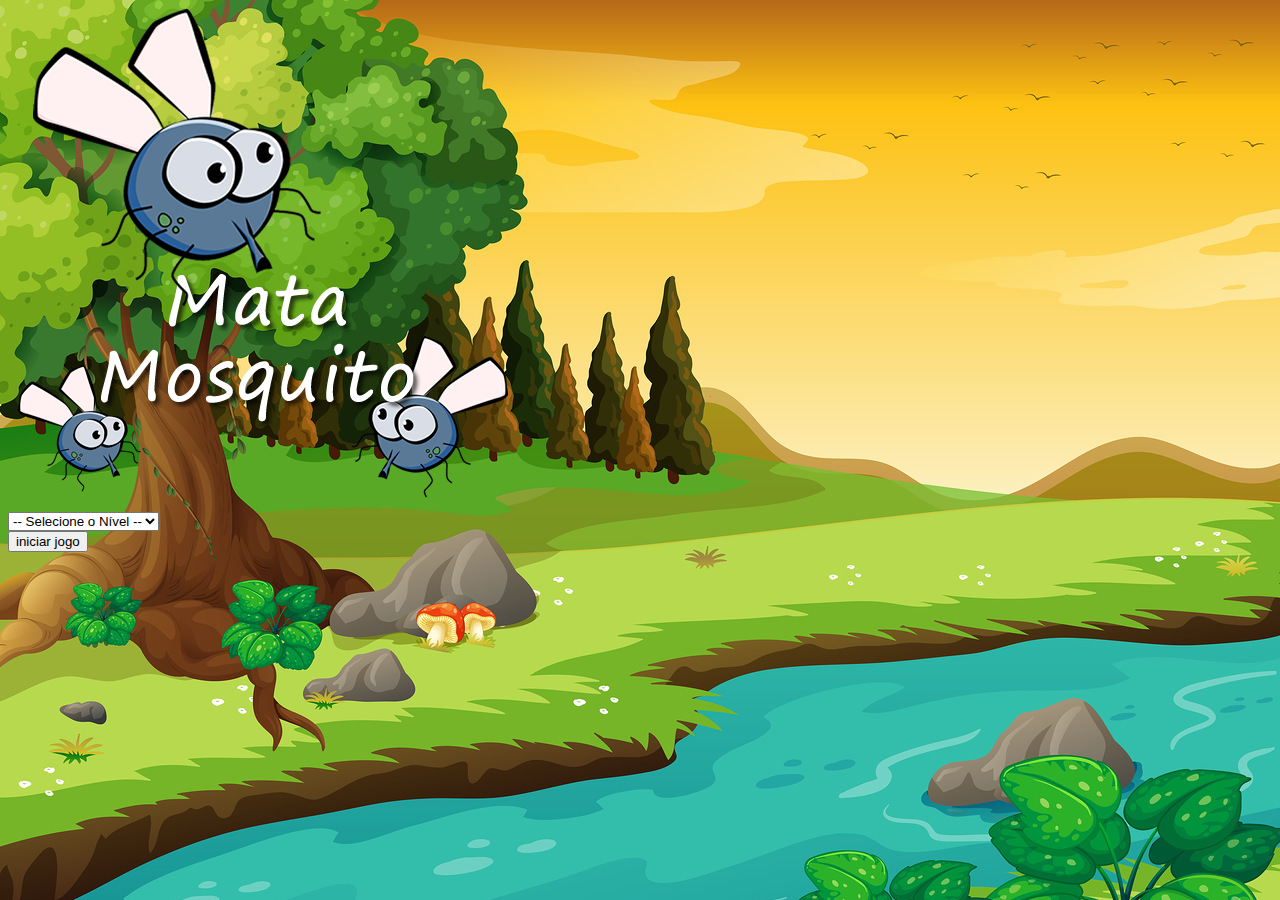
<file: app2/index.html>
<!DOCTYPE html>
<html lang="en">
<head>
    <meta charset="UTF-8">
    <meta name="viewport" content="width=device-width, initial-scale=1.0">
    <title>Document</title>
    <link href="https://cdn.jsdelivr.net/npm/bootstrap@5.0.2/dist/css/bootstrap.min.css" rel="stylesheet" integrity="sha384-EVSTQN3/azprG1Anm3QDgpJLIm9Nao0Yz1ztcQTwFspd3yD65VohhpuuCOmLASjC" crossorigin="anonymous">
    <link rel="stylesheet" href="style.css">
    <script>
        function start(){
            var nivel = document.getElementById('nivel').value
            
            if(nivel === ''){
                alert('Selecione um nível para iniciar o jogo!')
                return false
            }
            window.location.href = "app.html?" + nivel
        }  
    </script>
</head>
<body>
    <div class="container">
        <div class="row">
            <div class="col">
                <div class="d-flex justify-content-center">
                    <img src="imagens/game.png" >
                </div>
            </div>

            <div class="row">
                <div class="col">
                    <div class="d-flex justify-content-center">
                        <div class="mb-2">
                            <select class="form-control" id="nivel">
                                <option value="">-- Selecione o Nível --</option>
                                <option value="normal">Normal</option>
                                <option value="dificil">Dificil</option>
                                <option value="hard">Hard</option>
                            </select>
                        </div>
                    </div>
                </div>
            </div>


            <div class="row">
                <div class="col">
                    <div class="d-flex justify-content-center">
                       <button type="button" class="btn btn-danger btn-lg" onclick="start()">iniciar jogo</button>
                    </div>
                </div>

        </div>
    </div>
</body>
</html>
</file>
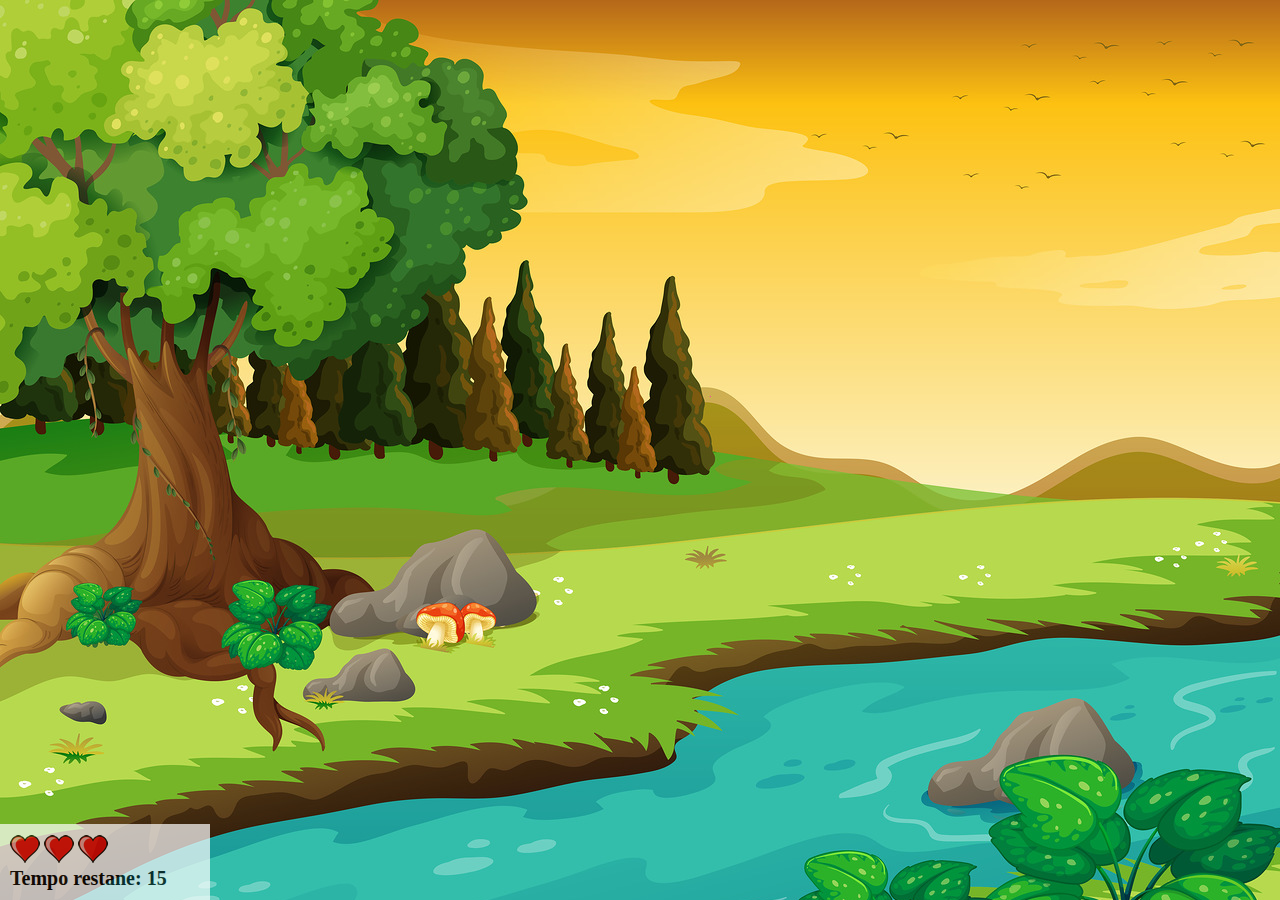
<file: app2/app.html>
<!DOCTYPE html>
    <html lang="en">
    <head>
        <meta charset="UTF-8">
        <meta name="viewport" content="width=device-width, initial-scale=1.0">
        <title>game</title>
        <link rel="stylesheet" href="style.css">
        <script src="jogo.js"></script>
    </head>
    <body onresize="ajustarTamanho()">
        <div class="painel">
            <div class="vidas">
                <img id="v1" src="imagens/coracao_cheio.png">
                <img id="v2" src="imagens/coracao_cheio.png">
                <img id="v3" src="imagens/coracao_cheio.png">
            </div>
            <div class="cronometro">Tempo restane: <span id="timing"></span></div>
        </div>
        <script> 
             document.getElementById('timing').innerHTML = tempo 

            var dropMosca = setInterval(function(){
                positionRandom()
            }, timingMosca)
        </script>
    </body>
</html>
</file>
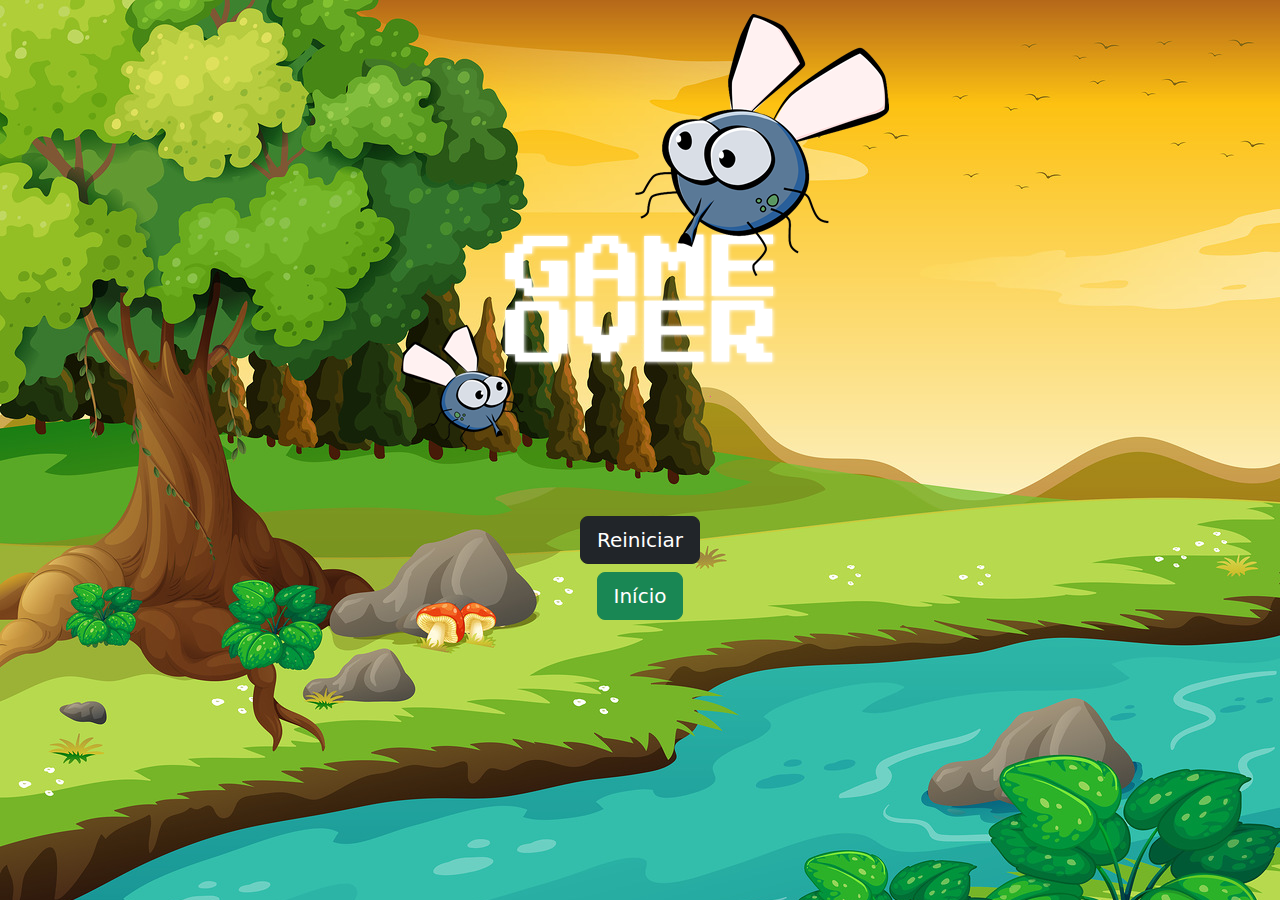
<file: app2/game_over.html>
<!DOCTYPE html>
<html lang="en">
<head>
    <meta charset="UTF-8">
    <meta name="viewport" content="width=device-width, initial-scale=1.0">
    <title>Vitória</title>
    <link href="https://cdn.jsdelivr.net/npm/bootstrap@5.0.2/dist/css/bootstrap.min.css" rel="stylesheet">
    <link rel="stylesheet" href="style.css">
</head>
<body>
    <div class="container">
        <!-- Primeira linha (imagem) -->
        <div class="row">
            <div class="col">
                <div class="d-flex justify-content-center">
                    <img src="imagens/game_over.png" alt="Vitória">
                </div>
            </div>
        </div>

        <!-- Segunda linha (botões) -->
        <div class="row mt-3">
            <div class="col">
                <div class="d-flex justify-content-center flex-column align-items-center gap-2">
                    <button type="button" class="btn btn-dark btn-lg" onclick="window.location.href = 'app.html'">Reiniciar</button>
                    <button type="button" class="btn btn-success btn-lg" onclick="window.location.href = 'index.html'">Início</button>
                </div>
            </div>
        </div>
    </div>
</body>
</html>
</file>
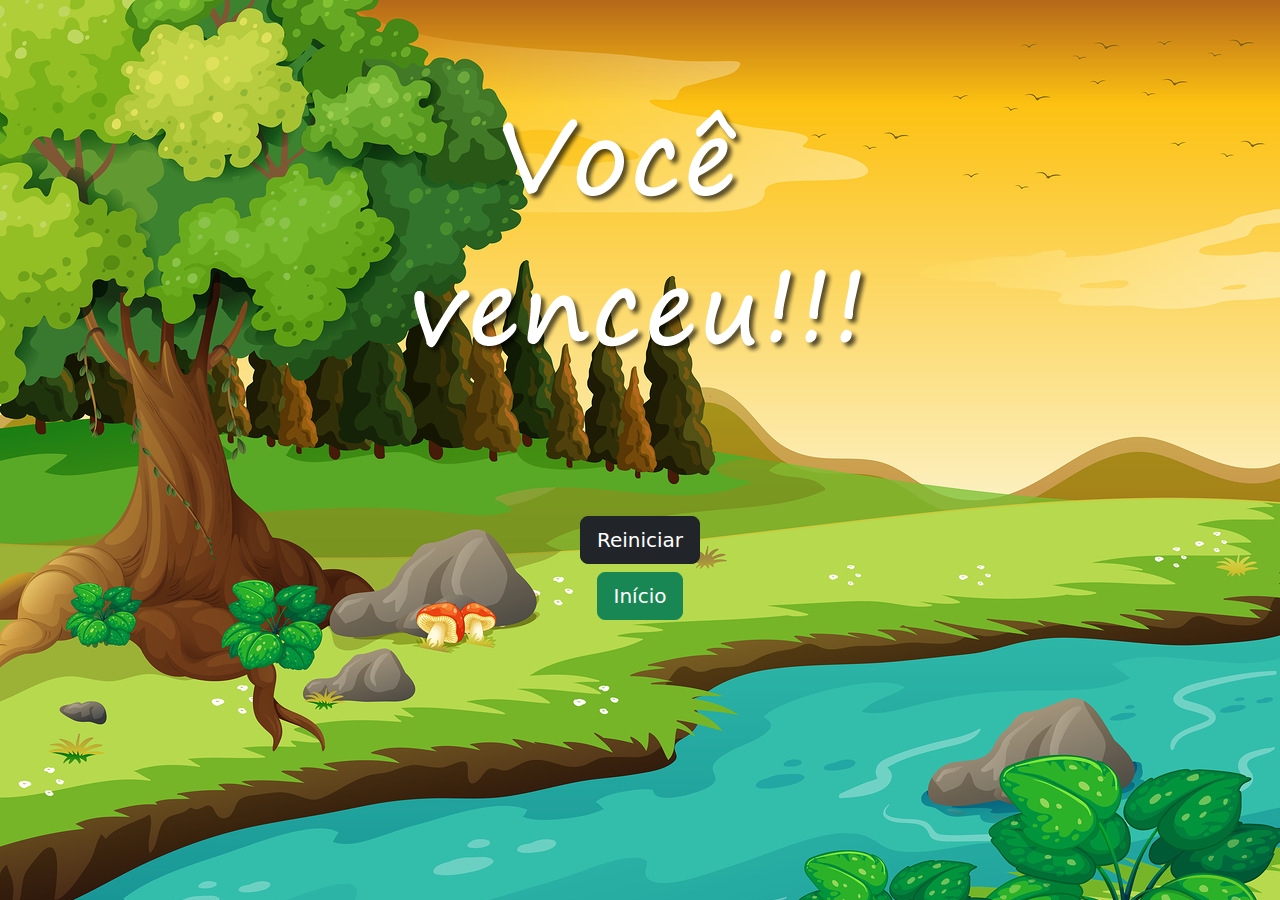
<file: app2/winner.html>
<!DOCTYPE html>
<html lang="en">
<head>
    <meta charset="UTF-8">
    <meta name="viewport" content="width=device-width, initial-scale=1.0">
    <title>Vitória</title>
    <link href="https://cdn.jsdelivr.net/npm/bootstrap@5.0.2/dist/css/bootstrap.min.css" rel="stylesheet">
    <link rel="stylesheet" href="style.css">
</head>
<body>
    <div class="container">
        <!-- Primeira linha (imagem) -->
        <div class="row">
            <div class="col">
                <div class="d-flex justify-content-center">
                    <img src="imagens/vitoria.png" alt="Vitória">
                </div>
            </div>
        </div>

        <!-- Segunda linha (botões) -->
        <div class="row mt-3">
            <div class="col">
                <div class="d-flex justify-content-center flex-column align-items-center gap-2">
                    <button type="button" class="btn btn-dark btn-lg" onclick="window.location.href = 'app.html'">Reiniciar</button>
                    <button type="button" class="btn btn-success btn-lg" onclick="window.location.href = 'index.html'">Início</button>
                </div>
            </div>
        </div>
    </div>
</body>
</html>
</file>
<file: app2/style.css>
/*formatação geral*/

body{
    background-image: url(imagens/bg.jpg);
    background-repeat: no-repeat;
    background-size: 100%;
}
/*fim da formatação geral*/
/*formatação das moscas*/
.mosca{
    width: 50px;
    height: 50px;
}
.mosca2{
    width: 70px;
    height: 70px;
}
.mosca3{
    width: 90px;
    height: 90px;
}

.ladoA{
    transform: scaleX(1);
}
.ladoB{
    transform: scaleX(-1);
}
/*fim da formatação das moscas*/

/*painel*/
.painel {
    position: absolute;
    width: 190px;
    padding: 10px;
    bottom: 0px;
    left: 0px;
    border-top: solid 1px #fff;
    background-color: #fff;
    opacity: 0.7;
}
.vidas{
    float: left;
}
.cronometro{
    float: left;
    font-size: 20px;
    font-weight: bold;
}
</file>
